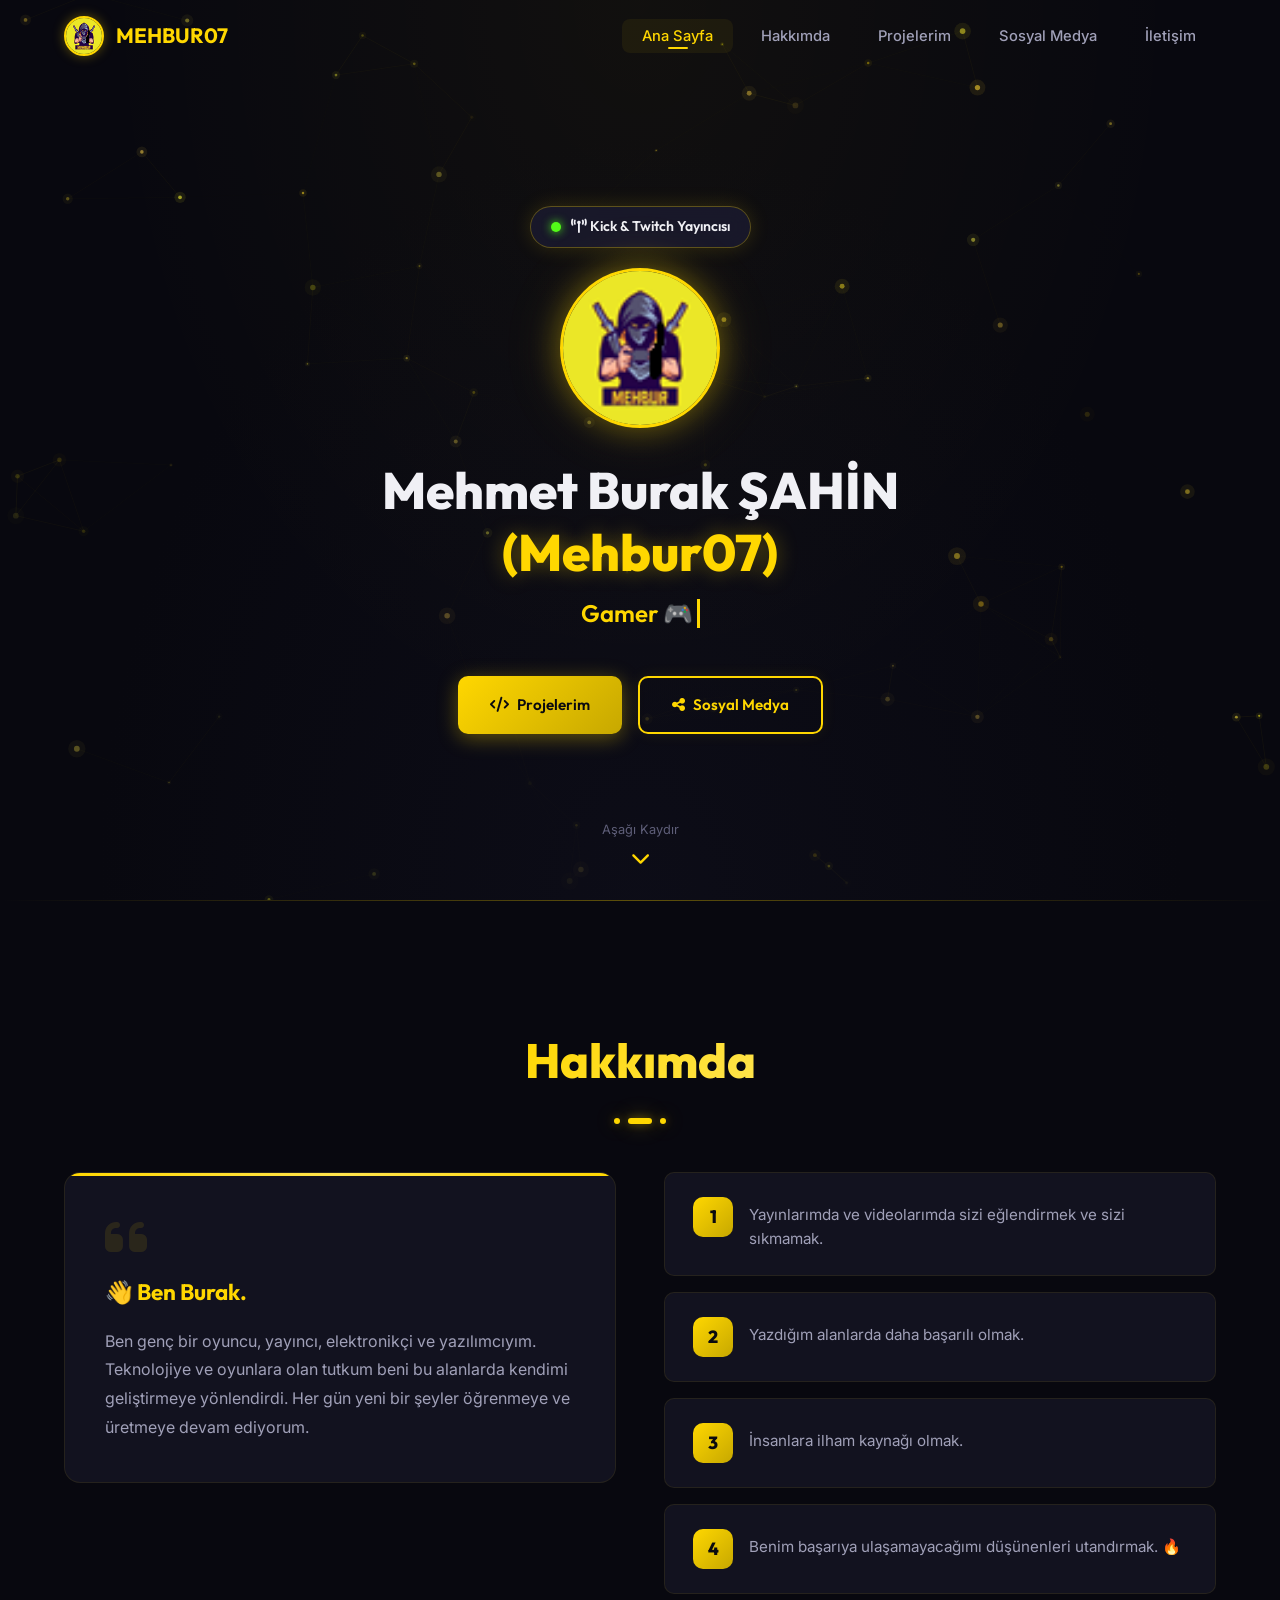
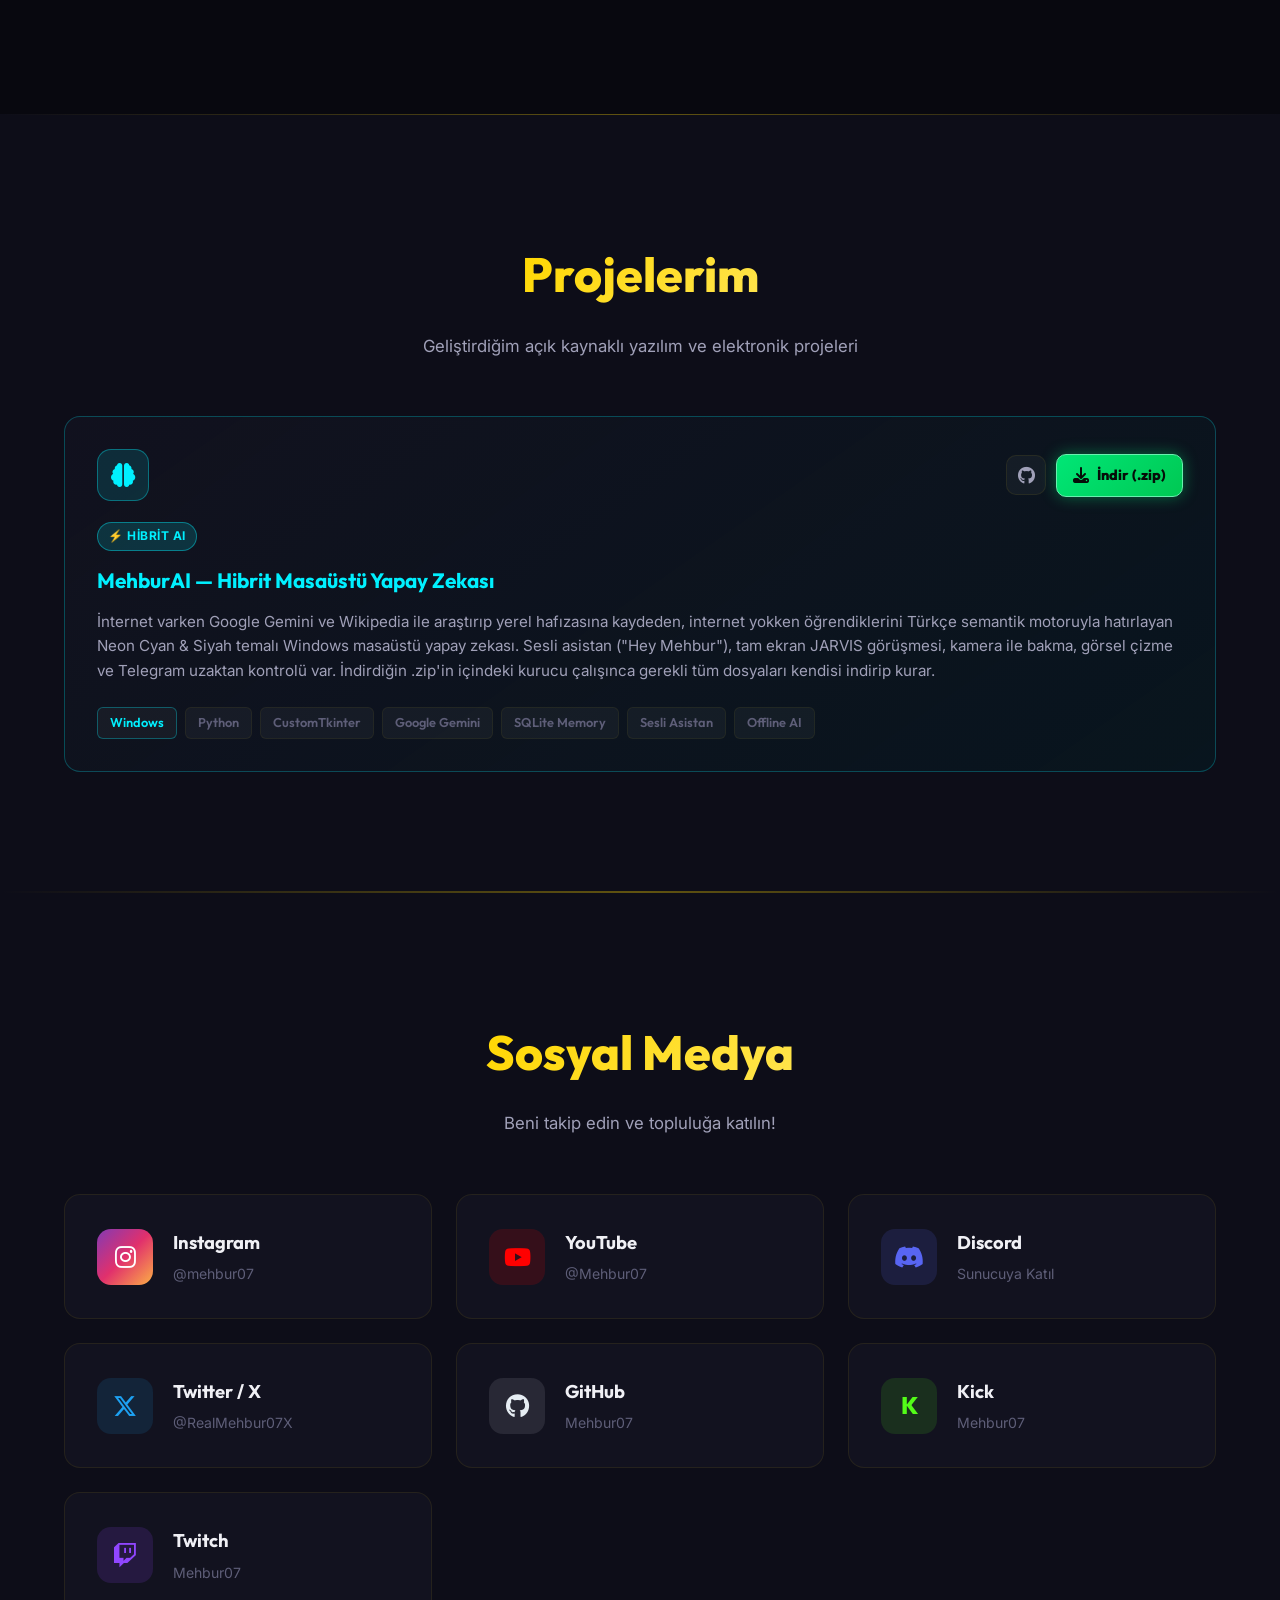
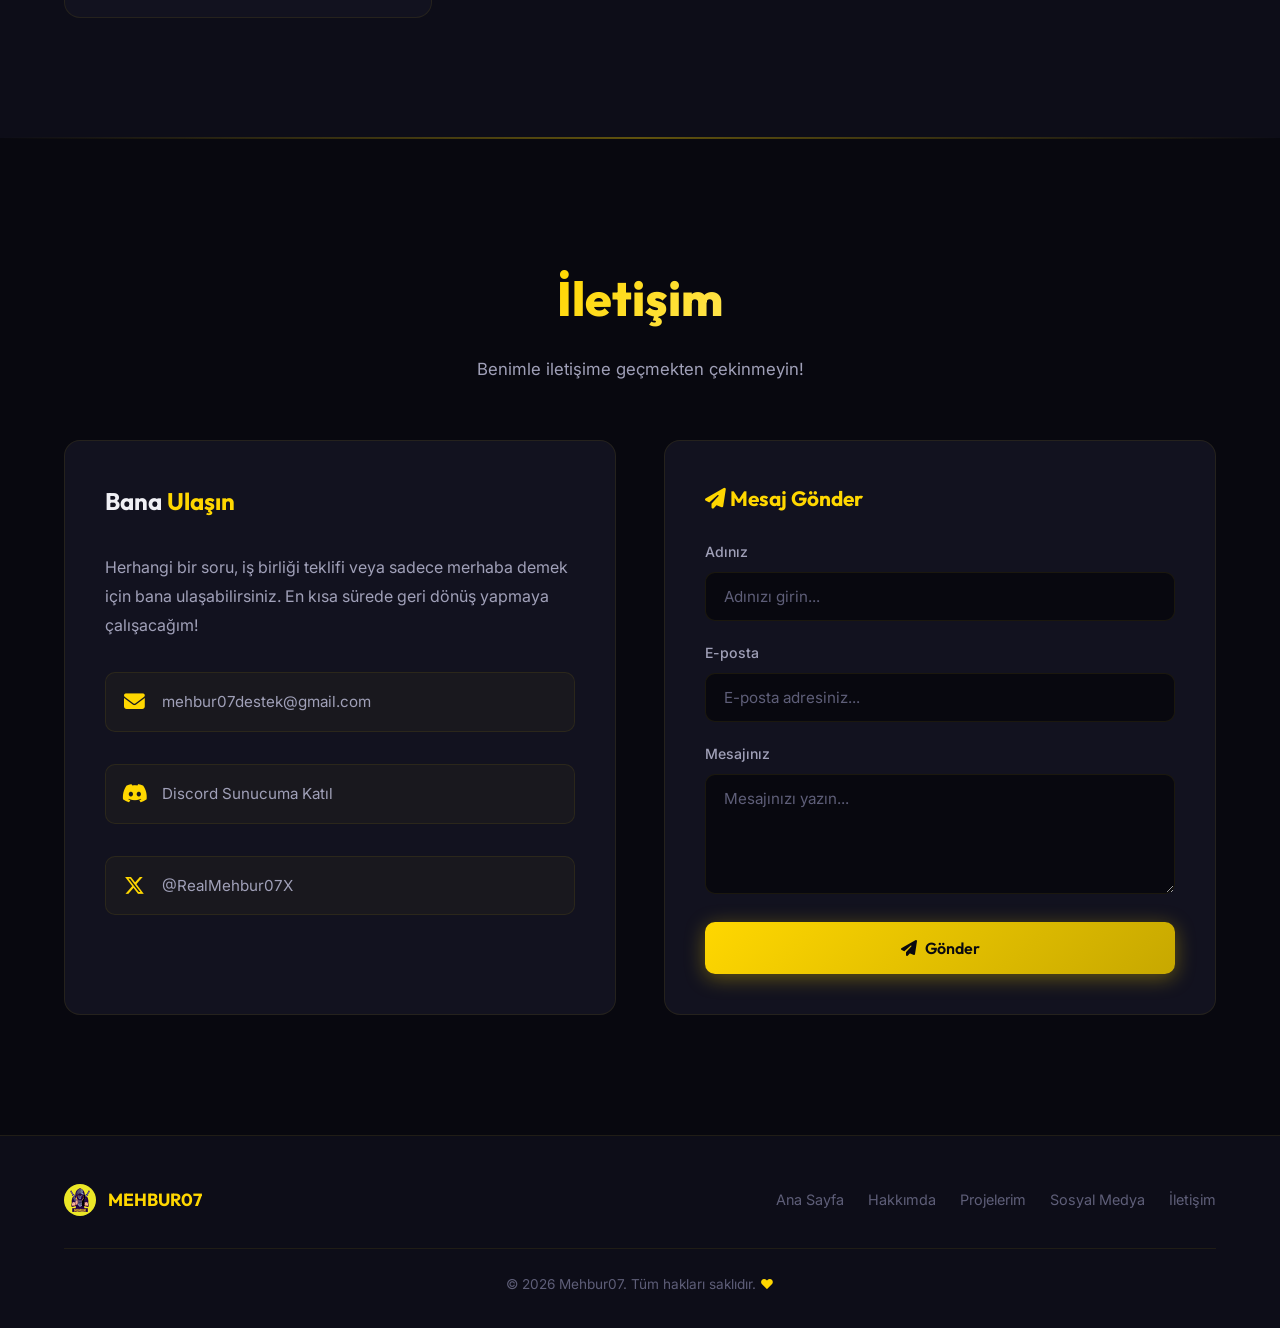
<file: index.html>
<!DOCTYPE html>
<html lang="tr">

<head>
  <meta charset="UTF-8">
  <meta name="viewport" content="width=device-width, initial-scale=1.0">
  <meta name="description"
    content="Mehbur07 - Gamer, Streamer, Electronic Technician & Software Developer. Mehmet Burak ŞAHİN'in kişisel web sitesi.">
  <meta name="keywords" content="Mehbur07, Mehmet Burak ŞAHİN, gamer, streamer, developer, yazılımcı, elektronikçi">
  <meta name="author" content="Mehmet Burak ŞAHİN">
  <meta property="og:title" content="Mehbur07 | Mehmet Burak ŞAHİN">
  <meta property="og:description" content="Gamer / Streamer / Electronic Technician / Software Developer">
  <meta property="og:type" content="website">
  <meta property="og:url" content="https://mehbur07.com">
  <title>Mehbur07 | Mehmet Burak ŞAHİN</title>
  <link rel="icon" type="image/png" href="assets/logo.png">
  <link rel="stylesheet" href="https://cdnjs.cloudflare.com/ajax/libs/font-awesome/6.5.1/css/all.min.css">
  <link rel="stylesheet" href="style.css">
</head>

<body>

  <!-- ===== NAVBAR ===== -->
  <nav class="navbar" id="navbar">
    <div class="container">
      <a href="#hero" class="nav-brand">
        <img src="assets/logo.png" alt="Mehbur07 Logo">
        <span>MEHBUR07</span>
      </a>
      <ul class="nav-links" id="navLinks">
        <li><a href="#hero" class="active">Ana Sayfa</a></li>
        <li><a href="#about">Hakkımda</a></li>
        <li><a href="#projects">Projelerim</a></li>
        <li><a href="#social">Sosyal Medya</a></li>
        <li><a href="#contact">İletişim</a></li>
      </ul>
      <div class="nav-toggle" id="navToggle">
        <span></span>
        <span></span>
        <span></span>
      </div>
    </div>
    <div class="nav-overlay" id="navOverlay"></div>
  </nav>

  <!-- ===== HERO SECTION ===== -->
  <section id="hero">
    <canvas id="particles-canvas"></canvas>
    <div class="hero-content">
      <!-- Live / Streamer Status Badge -->
      <div class="stream-badge-container">
        <a href="https://kick.com/Mehbur07" target="_blank" rel="noopener noreferrer" class="stream-badge">
          <span class="pulse-dot"></span>
          <span class="badge-text"><i class="fa-solid fa-tower-broadcast"></i> Kick & Twitch Yayıncısı</span>
        </a>
      </div>

      <img src="assets/logo.png" alt="Mehbur07 Logo" class="hero-logo">
      <h1 class="hero-name">
        Mehmet Burak ŞAHİN <span class="highlight">(Mehbur07)</span>
      </h1>
      <div class="hero-typing-wrapper">
        <span class="typing-text" id="typingText"></span>
        <span class="cursor"></span>
      </div>
      <div class="hero-buttons">
        <a href="#projects" class="btn btn-primary">
          <i class="fas fa-code"></i> Projelerim
        </a>
        <a href="#social" class="btn btn-outline">
          <i class="fas fa-share-nodes"></i> Sosyal Medya
        </a>
      </div>
    </div>
    <div class="scroll-indicator">
      <span>Aşağı Kaydır</span>
      <i class="fas fa-chevron-down"></i>
    </div>
  </section>

  <!-- ===== ABOUT SECTION ===== -->
  <section id="about">
    <div class="container">
      <h2 class="section-title reveal"><span>Hakkımda</span></h2>
      <div class="glow-separator reveal">
        <div class="dot"></div>
        <div class="dot"></div>
        <div class="dot"></div>
      </div>

      <div class="about-grid">
        <!-- About Text -->
        <div class="about-text-card reveal-left">
          <i class="fas fa-quote-left quote-icon"></i>
          <h3>👋 Ben Burak.</h3>
          <p>
            Ben genç bir oyuncu, yayıncı, elektronikçi ve yazılımcıyım.
            Teknolojiye ve oyunlara olan tutkum beni bu alanlarda kendimi geliştirmeye yönlendirdi.
            Her gün yeni bir şeyler öğrenmeye ve üretmeye devam ediyorum.
          </p>
        </div>

        <!-- Goals -->
        <div class="goals-container stagger-children">
          <div class="goal-card reveal" style="--i: 0">
            <div class="goal-number">1</div>
            <p>Yayınlarımda ve videolarımda sizi eğlendirmek ve sizi sıkmamak.</p>
          </div>
          <div class="goal-card reveal" style="--i: 1">
            <div class="goal-number">2</div>
            <p>Yazdığım alanlarda daha başarılı olmak.</p>
          </div>
          <div class="goal-card reveal" style="--i: 2">
            <div class="goal-number">3</div>
            <p>İnsanlara ilham kaynağı olmak.</p>
          </div>
          <div class="goal-card reveal" style="--i: 3">
            <div class="goal-number">4</div>
            <p>Benim başarıya ulaşamayacağımı düşünenleri utandırmak. 🔥</p>
          </div>
        </div>
      </div>
    </div>
  </section>

  <!-- ===== PROJECTS SECTION ===== -->
  <section id="projects">
    <div class="container">
      <h2 class="section-title reveal"><span>Projelerim</span></h2>
      <p class="section-subtitle reveal">Geliştirdiğim açık kaynaklı yazılım ve elektronik projeleri</p>

      <!-- Main Project Cards Grid -->
      <!-- Project 1: MehburAI Desktop Assistant -->
      <div class="project-card mehbur-ai-card reveal" style="--i: 0">
        <div class="project-header">
          <div class="project-icon">
            <i class="fa-solid fa-brain"></i>
          </div>
          <div class="project-links" style="align-items: center;">
            <a href="https://github.com/Mehbur07/MehburAI" target="_blank" rel="noopener noreferrer"
              title="GitHub Deposu" class="proj-link-btn">
              <i class="fa-brands fa-github"></i>
            </a>
            <a href="https://github.com/Mehbur07/MehburAI/releases/latest/download/MehburAI.zip" download="MehburAI.zip"
              title="Zip'in içinde yalnızca kurucu .exe var; çalışınca tüm dosyaları indirip kurar (Windows)"
              class="proj-download-btn-green">
              <i class="fa-solid fa-download"></i> İndir (.zip)
            </a>
          </div>
        </div>
        <div class="project-body">
          <div class="project-badge-tag"
            style="background: rgba(0, 240, 255, 0.15); color: #00F0FF; border-color: rgba(0, 240, 255, 0.4);">⚡ Hibrit
            AI</div>
          <h3 class="project-title" style="color: #00F0FF;">MehburAI — Hibrit Masaüstü Yapay Zekası</h3>
          <p class="project-desc">
            İnternet varken Google Gemini ve Wikipedia ile araştırıp yerel hafızasına kaydeden, internet yokken
            öğrendiklerini Türkçe semantik motoruyla hatırlayan Neon Cyan &amp; Siyah temalı Windows masaüstü yapay
            zekası. Sesli asistan ("Hey Mehbur"), tam ekran JARVIS görüşmesi, kamera ile bakma, görsel çizme ve
            Telegram uzaktan kontrolü var. İndirdiğin .zip'in içindeki kurucu çalışınca gerekli tüm dosyaları kendisi
            indirip kurar.
          </p>
          <div class="project-tags">
            <span class="tag" style="color: #00F0FF; border-color: rgba(0,240,255,0.3);">Windows</span>
            <span class="tag">Python</span>
            <span class="tag">CustomTkinter</span>
            <span class="tag">Google Gemini</span>
            <span class="tag">SQLite Memory</span>
            <span class="tag">Sesli Asistan</span>
            <span class="tag">Offline AI</span>
          </div>
        </div>
      </div>

    </div>
    </div>
  </section>

  <!-- ===== SOCIAL MEDIA SECTION ===== -->
  <section id="social">
    <div class="container">
      <h2 class="section-title reveal"><span>Sosyal Medya</span></h2>
      <p class="section-subtitle reveal">Beni takip edin ve topluluğa katılın!</p>

      <div class="social-grid stagger-children">
        <!-- Instagram -->
        <a href="https://instagram.com/mehbur07" target="_blank" rel="noopener noreferrer"
          class="social-card instagram reveal" style="--i: 0">
          <div class="social-icon instagram">
            <i class="fa-brands fa-instagram"></i>
          </div>
          <div class="social-info">
            <h3>Instagram</h3>
            <p>@mehbur07</p>
          </div>
        </a>

        <!-- YouTube -->
        <a href="https://youtube.com/@Mehbur07" target="_blank" rel="noopener noreferrer"
          class="social-card youtube reveal" style="--i: 1">
          <div class="social-icon youtube">
            <i class="fa-brands fa-youtube"></i>
          </div>
          <div class="social-info">
            <h3>YouTube</h3>
            <p>@Mehbur07</p>
          </div>
        </a>

        <!-- Discord -->
        <a href="https://discord.gg/SkQXHFP2Q" target="_blank" rel="noopener noreferrer"
          class="social-card discord reveal" style="--i: 2">
          <div class="social-icon discord">
            <i class="fa-brands fa-discord"></i>
          </div>
          <div class="social-info">
            <h3>Discord</h3>
            <p>Sunucuya Katıl</p>
          </div>
        </a>

        <!-- Twitter / X -->
        <a href="https://x.com/RealMehbur07X" target="_blank" rel="noopener noreferrer"
          class="social-card twitter reveal" style="--i: 3">
          <div class="social-icon twitter">
            <i class="fa-brands fa-x-twitter"></i>
          </div>
          <div class="social-info">
            <h3>Twitter / X</h3>
            <p>@RealMehbur07X</p>
          </div>
        </a>

        <!-- GitHub -->
        <a href="https://github.com/Mehbur07" target="_blank" rel="noopener noreferrer"
          class="social-card github reveal" style="--i: 4">
          <div class="social-icon github">
            <i class="fa-brands fa-github"></i>
          </div>
          <div class="social-info">
            <h3>GitHub</h3>
            <p>Mehbur07</p>
          </div>
        </a>

        <!-- Kick -->
        <a href="https://kick.com/Mehbur07" target="_blank" rel="noopener noreferrer" class="social-card kick reveal"
          style="--i: 5">
          <div class="social-icon kick">
            <span>K</span>
          </div>
          <div class="social-info">
            <h3>Kick</h3>
            <p>Mehbur07</p>
          </div>
        </a>

        <!-- Twitch -->
        <a href="https://twitch.tv/Mehbur07" target="_blank" rel="noopener noreferrer" class="social-card twitch reveal"
          style="--i: 6">
          <div class="social-icon twitch">
            <i class="fa-brands fa-twitch"></i>
          </div>
          <div class="social-info">
            <h3>Twitch</h3>
            <p>Mehbur07</p>
          </div>
        </a>
      </div>
    </div>
  </section>

  <!-- ===== CONTACT SECTION ===== -->
  <section id="contact">
    <div class="container">
      <h2 class="section-title reveal"><span>İletişim</span></h2>
      <p class="section-subtitle reveal">Benimle iletişime geçmekten çekinmeyin!</p>

      <div class="contact-grid">
        <!-- Contact Info -->
        <div class="contact-info-card reveal-left">
          <h3>Bana <span>Ulaşın</span></h3>
          <p>
            Herhangi bir soru, iş birliği teklifi veya sadece merhaba demek için bana ulaşabilirsiniz.
            En kısa sürede geri dönüş yapmaya çalışacağım!
          </p>
          <div class="contact-item">
            <i class="fas fa-envelope"></i>
            <span>mehbur07destek@gmail.com</span>
          </div>
          <div class="contact-item">
            <i class="fa-brands fa-discord"></i>
            <span>Discord Sunucuma Katıl</span>
          </div>
          <div class="contact-item">
            <i class="fa-brands fa-x-twitter"></i>
            <span>@RealMehbur07X</span>
          </div>
        </div>

        <!-- Contact Form -->
        <div class="contact-form-card reveal-right">
          <h3><i class="fas fa-paper-plane"></i> Mesaj Gönder</h3>
          <form id="contactForm" action="mailto:mehbur07destek@gmail.com" method="POST" enctype="text/plain">
            <div class="form-group">
              <label for="name">Adınız</label>
              <input type="text" id="name" name="name" placeholder="Adınızı girin..." required>
            </div>
            <div class="form-group">
              <label for="email">E-posta</label>
              <input type="email" id="email" name="email" placeholder="E-posta adresiniz..." required>
            </div>
            <div class="form-group">
              <label for="message">Mesajınız</label>
              <textarea id="message" name="message" placeholder="Mesajınızı yazın..." required></textarea>
            </div>
            <button type="submit" class="btn btn-primary btn-submit">
              <i class="fas fa-paper-plane"></i> Gönder
            </button>
          </form>
        </div>
      </div>
    </div>
  </section>

  <!-- ===== FOOTER ===== -->
  <footer>
    <div class="container">
      <div class="footer-content">
        <div class="footer-brand">
          <img src="assets/logo.png" alt="Mehbur07">
          <span>MEHBUR07</span>
        </div>
        <ul class="footer-links">
          <li><a href="#hero">Ana Sayfa</a></li>
          <li><a href="#about">Hakkımda</a></li>
          <li><a href="#projects">Projelerim</a></li>
          <li><a href="#social">Sosyal Medya</a></li>
          <li><a href="#contact">İletişim</a></li>
        </ul>
      </div>
      <div class="footer-bottom">
        <p>&copy; 2026 Mehbur07. Tüm hakları saklıdır. <span class="heart">&hearts;</span></p>
      </div>
    </div>
  </footer>

  <script src="script.js"></script>
</body>

</html>
</file>
<file: style.css>
/* ===================================
   MEHBUR07.COM - Design System
   Theme: Dark Purple-Black & Neon Yellow
   =================================== */

/* Google Fonts */
@import url('https://fonts.googleapis.com/css2?family=Outfit:wght@300;400;500;600;700;800;900&family=Inter:wght@300;400;500;600;700&display=swap');

/* ===== CSS Variables ===== */
:root {
  /* Backgrounds */
  --bg-primary: #08080f;
  --bg-secondary: #0d0d18;
  --bg-card: #12121f;
  --bg-card-hover: #1a1a2e;
  --bg-nav: rgba(8, 8, 15, 0.85);

  /* Accents */
  --accent: #FFD700;
  --accent-dim: #c7a800;
  --accent-bright: #ffe44d;
  --accent-glow: rgba(255, 215, 0, 0.35);
  --accent-glow-strong: rgba(255, 215, 0, 0.55);

  /* Text */
  --text: #f0f0f5;
  --text-secondary: #a0a0b8;
  --text-muted: #5e5e78;

  /* Borders */
  --border: rgba(255, 215, 0, 0.08);
  --border-hover: rgba(255, 215, 0, 0.25);

  /* Misc */
  --radius: 16px;
  --radius-sm: 10px;
  --transition: 0.35s cubic-bezier(0.4, 0, 0.2, 1);
  --font-heading: 'Outfit', sans-serif;
  --font-body: 'Inter', sans-serif;

  /* Social brand colors */
  --instagram: #E1306C;
  --youtube: #FF0000;
  --discord: #5865F2;
  --twitter: #1DA1F2;
  --github: #e6edf3;
  --kick: #53FC18;
  --twitch: #9146FF;
}

/* ===== Reset & Base ===== */
*,
*::before,
*::after {
  margin: 0;
  padding: 0;
  box-sizing: border-box;
}

html {
  scroll-behavior: smooth;
  scroll-padding-top: 80px;
}

body {
  font-family: var(--font-body);
  background: var(--bg-primary);
  color: var(--text);
  line-height: 1.7;
  overflow-x: hidden;
  -webkit-font-smoothing: antialiased;
  -moz-osx-font-smoothing: grayscale;
}

a {
  text-decoration: none;
  color: inherit;
}

img {
  max-width: 100%;
  display: block;
}

/* ===== Scrollbar ===== */
::-webkit-scrollbar {
  width: 8px;
}

::-webkit-scrollbar-track {
  background: var(--bg-primary);
}

::-webkit-scrollbar-thumb {
  background: var(--accent-dim);
  border-radius: 10px;
}

::-webkit-scrollbar-thumb:hover {
  background: var(--accent);
}

/* ===== Utility ===== */
.container {
  max-width: 1200px;
  margin: 0 auto;
  padding: 0 24px;
}

.section-title {
  font-family: var(--font-heading);
  font-size: clamp(2rem, 5vw, 3rem);
  font-weight: 800;
  text-align: center;
  margin-bottom: 16px;
  position: relative;
  display: inline-block;
  width: 100%;
}

.section-title span {
  background: linear-gradient(135deg, var(--accent), var(--accent-bright));
  -webkit-background-clip: text;
  -webkit-text-fill-color: transparent;
  background-clip: text;
}

.section-subtitle {
  text-align: center;
  color: var(--text-secondary);
  font-size: 1.05rem;
  margin-bottom: 56px;
  max-width: 600px;
  margin-left: auto;
  margin-right: auto;
}

/* Glow dot separator */
.glow-separator {
  display: flex;
  justify-content: center;
  gap: 8px;
  margin-bottom: 48px;
}

.glow-separator .dot {
  width: 6px;
  height: 6px;
  border-radius: 50%;
  background: var(--accent);
  box-shadow: 0 0 8px var(--accent-glow), 0 0 20px var(--accent-glow);
}

.glow-separator .dot:nth-child(2) {
  width: 24px;
  border-radius: 10px;
}

/* ===== NAVBAR ===== */
.navbar {
  position: fixed;
  top: 0;
  left: 0;
  right: 0;
  z-index: 1000;
  padding: 16px 0;
  background: transparent;
  transition: var(--transition);
}

.navbar.scrolled {
  background: var(--bg-nav);
  backdrop-filter: blur(20px);
  -webkit-backdrop-filter: blur(20px);
  border-bottom: 1px solid var(--border);
  padding: 10px 0;
  box-shadow: 0 4px 30px rgba(0, 0, 0, 0.3);
}

.navbar .container {
  display: flex;
  align-items: center;
  justify-content: space-between;
}

.nav-brand {
  display: flex;
  align-items: center;
  gap: 12px;
  font-family: var(--font-heading);
  font-weight: 700;
  font-size: 1.3rem;
  color: var(--accent);
  transition: var(--transition);
}

.nav-brand img {
  width: 40px;
  height: 40px;
  border-radius: 50%;
  border: 2px solid var(--accent);
  box-shadow: 0 0 12px var(--accent-glow);
}

.nav-brand:hover {
  text-shadow: 0 0 15px var(--accent-glow);
}

.nav-links {
  display: flex;
  list-style: none;
  gap: 8px;
}

.nav-links a {
  padding: 8px 20px;
  font-size: 0.92rem;
  font-weight: 500;
  color: var(--text-secondary);
  border-radius: 8px;
  transition: var(--transition);
  position: relative;
}

.nav-links a:hover,
.nav-links a.active {
  color: var(--accent);
  background: rgba(255, 215, 0, 0.06);
}

.nav-links a::after {
  content: '';
  position: absolute;
  bottom: 4px;
  left: 50%;
  transform: translateX(-50%) scaleX(0);
  width: 20px;
  height: 2px;
  background: var(--accent);
  border-radius: 2px;
  transition: transform 0.3s ease;
}

.nav-links a:hover::after,
.nav-links a.active::after {
  transform: translateX(-50%) scaleX(1);
}

/* Hamburger */
.nav-toggle {
  display: none;
  flex-direction: column;
  gap: 5px;
  cursor: pointer;
  padding: 4px;
  z-index: 1001;
}

.nav-toggle span {
  width: 26px;
  height: 2.5px;
  background: var(--accent);
  border-radius: 2px;
  transition: var(--transition);
}

.nav-toggle.active span:nth-child(1) {
  transform: rotate(45deg) translate(5px, 5px);
}

.nav-toggle.active span:nth-child(2) {
  opacity: 0;
}

.nav-toggle.active span:nth-child(3) {
  transform: rotate(-45deg) translate(5px, -5px);
}

/* ===== HERO SECTION ===== */
#hero {
  min-height: 100vh;
  display: flex;
  align-items: center;
  justify-content: center;
  position: relative;
  overflow: hidden;
  padding: 120px 24px 80px;
}

#particles-canvas {
  position: absolute;
  top: 0;
  left: 0;
  width: 100%;
  height: 100%;
  z-index: 0;
}

/* Hero gradient overlay */
#hero::before {
  content: '';
  position: absolute;
  top: 0;
  left: 0;
  right: 0;
  bottom: 0;
  background: radial-gradient(ellipse at center top, rgba(255, 215, 0, 0.04) 0%, transparent 60%),
    radial-gradient(ellipse at center bottom, rgba(13, 13, 24, 0.9) 0%, transparent 60%);
  z-index: 1;
  pointer-events: none;
}

.hero-content {
  text-align: center;
  z-index: 2;
  position: relative;
  max-width: 800px;
}

/* Streamer / Live Status Badge */
.stream-badge-container {
  display: flex;
  justify-content: center;
  margin-bottom: 20px;
}

.stream-badge {
  display: inline-flex;
  align-items: center;
  gap: 10px;
  background: rgba(26, 26, 46, 0.85);
  border: 1px solid rgba(255, 215, 0, 0.3);
  padding: 8px 20px;
  border-radius: 30px;
  font-family: var(--font-heading);
  font-size: 0.88rem;
  font-weight: 600;
  color: var(--text);
  box-shadow: 0 0 20px rgba(255, 215, 0, 0.15);
  transition: var(--transition);
  backdrop-filter: blur(10px);
}

.stream-badge:hover {
  transform: translateY(-2px);
  border-color: var(--accent);
  box-shadow: 0 0 25px var(--accent-glow-strong);
  color: var(--accent);
}

.pulse-dot {
  width: 10px;
  height: 10px;
  border-radius: 50%;
  background: #53FC18;
  /* Kick green / live pulse */
  box-shadow: 0 0 10px #53FC18;
  animation: livePulse 1.8s infinite;
}

@keyframes livePulse {
  0% {
    transform: scale(0.95);
    box-shadow: 0 0 0 0 rgba(83, 252, 24, 0.7);
  }

  70% {
    transform: scale(1.1);
    box-shadow: 0 0 0 10px rgba(83, 252, 24, 0);
  }

  100% {
    transform: scale(0.95);
    box-shadow: 0 0 0 0 rgba(83, 252, 24, 0);
  }
}

.hero-logo {
  width: 160px;
  height: 160px;
  margin: 0 auto 32px;
  border-radius: 50%;
  border: 3px solid var(--accent);
  box-shadow: 0 0 30px var(--accent-glow), 0 0 60px rgba(255, 215, 0, 0.15);
  animation: float 4s ease-in-out infinite, logoGlow 3s ease-in-out infinite alternate;
  object-fit: cover;
}

@keyframes float {

  0%,
  100% {
    transform: translateY(0);
  }

  50% {
    transform: translateY(-14px);
  }
}

@keyframes logoGlow {
  0% {
    box-shadow: 0 0 20px var(--accent-glow), 0 0 40px rgba(255, 215, 0, 0.1);
  }

  100% {
    box-shadow: 0 0 35px var(--accent-glow-strong), 0 0 70px rgba(255, 215, 0, 0.2);
  }
}

.hero-name {
  font-family: var(--font-heading);
  font-size: clamp(1.8rem, 5vw, 3.2rem);
  font-weight: 800;
  margin-bottom: 8px;
  line-height: 1.2;
}

.hero-name .highlight {
  color: var(--accent);
  text-shadow: 0 0 20px var(--accent-glow);
}

.hero-typing-wrapper {
  font-family: var(--font-heading);
  font-size: clamp(1rem, 3vw, 1.5rem);
  color: var(--text-secondary);
  margin-bottom: 40px;
  min-height: 45px;
  display: flex;
  align-items: center;
  justify-content: center;
  gap: 2px;
}

.typing-text {
  color: var(--accent);
  font-weight: 600;
}

.cursor {
  display: inline-block;
  width: 3px;
  height: 1.2em;
  background: var(--accent);
  margin-left: 2px;
  animation: blink 0.8s step-end infinite;
  vertical-align: middle;
}

@keyframes blink {
  50% {
    opacity: 0;
  }
}

.hero-buttons {
  display: flex;
  gap: 16px;
  justify-content: center;
  flex-wrap: wrap;
}

.btn {
  display: inline-flex;
  align-items: center;
  gap: 8px;
  padding: 14px 32px;
  border-radius: var(--radius-sm);
  font-family: var(--font-heading);
  font-weight: 600;
  font-size: 0.95rem;
  transition: var(--transition);
  cursor: pointer;
  border: none;
}

.btn-primary {
  background: linear-gradient(135deg, var(--accent), var(--accent-dim));
  color: #0a0a0f;
  box-shadow: 0 4px 20px var(--accent-glow);
}

.btn-primary:hover {
  transform: translateY(-3px);
  box-shadow: 0 8px 35px var(--accent-glow-strong);
}

.btn-outline {
  background: transparent;
  color: var(--accent);
  border: 2px solid var(--accent);
  box-shadow: 0 0 15px rgba(255, 215, 0, 0.08);
}

.btn-outline:hover {
  background: rgba(255, 215, 0, 0.08);
  transform: translateY(-3px);
  box-shadow: 0 0 25px var(--accent-glow);
}

/* Scroll indicator */
.scroll-indicator {
  position: absolute;
  bottom: 32px;
  left: 50%;
  transform: translateX(-50%);
  z-index: 2;
  display: flex;
  flex-direction: column;
  align-items: center;
  gap: 8px;
  color: var(--text-muted);
  font-size: 0.8rem;
  animation: scrollBounce 2s ease-in-out infinite;
}

.scroll-indicator i {
  font-size: 1.2rem;
  color: var(--accent);
}

@keyframes scrollBounce {

  0%,
  100% {
    transform: translateX(-50%) translateY(0);
  }

  50% {
    transform: translateX(-50%) translateY(8px);
  }
}

/* ===== ABOUT SECTION ===== */
#about {
  padding: 120px 0;
  position: relative;
}

#about::before {
  content: '';
  position: absolute;
  top: 0;
  left: 0;
  right: 0;
  height: 1px;
  background: linear-gradient(90deg, transparent, var(--accent-glow), transparent);
}

.about-grid {
  display: grid;
  grid-template-columns: 1fr 1fr;
  gap: 48px;
  align-items: start;
}

.about-text-card {
  background: var(--bg-card);
  border: 1px solid var(--border);
  border-radius: var(--radius);
  padding: 40px;
  position: relative;
  overflow: hidden;
  transition: var(--transition);
}

.about-text-card:hover {
  border-color: var(--border-hover);
  box-shadow: 0 8px 40px rgba(255, 215, 0, 0.05);
}

.about-text-card::before {
  content: '';
  position: absolute;
  top: 0;
  left: 0;
  right: 0;
  height: 3px;
  background: linear-gradient(90deg, var(--accent), var(--accent-bright), var(--accent));
}

.about-text-card h3 {
  font-family: var(--font-heading);
  font-size: 1.4rem;
  font-weight: 700;
  margin-bottom: 16px;
  color: var(--accent);
}

.about-text-card p {
  color: var(--text-secondary);
  font-size: 1rem;
  line-height: 1.8;
}

.about-text-card .quote-icon {
  font-size: 3rem;
  color: rgba(255, 215, 0, 0.1);
  margin-bottom: 12px;
}

.goals-container {
  display: flex;
  flex-direction: column;
  gap: 16px;
}

.goal-card {
  background: var(--bg-card);
  border: 1px solid var(--border);
  border-radius: var(--radius-sm);
  padding: 24px 28px;
  display: flex;
  align-items: flex-start;
  gap: 16px;
  transition: var(--transition);
  position: relative;
  overflow: hidden;
}

.goal-card:hover {
  border-color: var(--border-hover);
  transform: translateX(6px);
  background: var(--bg-card-hover);
}

.goal-card::before {
  content: '';
  position: absolute;
  left: 0;
  top: 0;
  bottom: 0;
  width: 3px;
  background: var(--accent);
  transform: scaleY(0);
  transition: transform 0.4s ease;
}

.goal-card:hover::before {
  transform: scaleY(1);
}

.goal-number {
  flex-shrink: 0;
  width: 40px;
  height: 40px;
  background: linear-gradient(135deg, var(--accent), var(--accent-dim));
  color: #0a0a0f;
  border-radius: 10px;
  display: flex;
  align-items: center;
  justify-content: center;
  font-family: var(--font-heading);
  font-weight: 800;
  font-size: 1.1rem;
}

.goal-card p {
  color: var(--text-secondary);
  font-size: 0.95rem;
  line-height: 1.6;
  padding-top: 6px;
}

/* ===== PROJECTS SECTION ===== */
#projects {
  padding: 120px 0;
  position: relative;
  background: var(--bg-secondary);
}

#projects::before,
#projects::after {
  content: '';
  position: absolute;
  left: 0;
  right: 0;
  height: 1px;
  background: linear-gradient(90deg, transparent, var(--accent-glow), transparent);
}

#projects::before {
  top: 0;
}

#projects::after {
  bottom: 0;
}

.projects-grid {
  display: grid;
  grid-template-columns: repeat(auto-fit, minmax(320px, 1fr));
  gap: 32px;
  margin-bottom: 64px;
}

.project-card {
  background: var(--bg-card);
  border: 1px solid var(--border);
  border-radius: var(--radius);
  padding: 32px;
  display: flex;
  flex-direction: column;
  justify-content: space-between;
  transition: var(--transition);
  position: relative;
  overflow: hidden;
}

.project-card:hover {
  transform: translateY(-8px);
  border-color: var(--border-hover);
  box-shadow: 0 12px 40px rgba(255, 215, 0, 0.08);
}

.project-card::before {
  content: '';
  position: absolute;
  top: 0;
  left: 0;
  right: 0;
  height: 3px;
  background: linear-gradient(90deg, var(--accent), var(--accent-bright));
  opacity: 0;
  transition: opacity 0.4s ease;
}

.project-card:hover::before {
  opacity: 1;
}

.project-header {
  display: flex;
  align-items: center;
  justify-content: space-between;
  margin-bottom: 20px;
}

.project-icon {
  width: 52px;
  height: 52px;
  background: rgba(255, 215, 0, 0.1);
  border: 1px solid rgba(255, 215, 0, 0.2);
  color: var(--accent);
  border-radius: 14px;
  display: flex;
  align-items: center;
  justify-content: center;
  font-size: 1.5rem;
  transition: var(--transition);
}

.project-card:hover .project-icon {
  transform: scale(1.1) rotate(5deg);
  background: linear-gradient(135deg, var(--accent), var(--accent-dim));
  color: #0a0a0f;
  box-shadow: 0 0 20px var(--accent-glow);
}

.project-links {
  display: flex;
  gap: 10px;
}

.proj-link-btn {
  width: 40px;
  height: 40px;
  background: rgba(255, 255, 255, 0.04);
  border: 1px solid var(--border);
  border-radius: 10px;
  display: flex;
  align-items: center;
  justify-content: center;
  color: var(--text-secondary);
  font-size: 1.1rem;
  transition: var(--transition);
}

.proj-link-btn:hover {
  color: var(--accent);
  border-color: var(--accent);
  background: rgba(255, 215, 0, 0.1);
  transform: translateY(-2px);
}

.project-badge-tag {
  display: inline-block;
  font-size: 0.75rem;
  font-weight: 700;
  color: var(--accent);
  background: rgba(255, 215, 0, 0.1);
  border: 1px solid rgba(255, 215, 0, 0.2);
  padding: 3px 10px;
  border-radius: 20px;
  margin-bottom: 12px;
  text-transform: uppercase;
  letter-spacing: 0.5px;
}

.project-title {
  font-family: var(--font-heading);
  font-size: 1.3rem;
  font-weight: 700;
  margin-bottom: 12px;
  color: var(--text);
  transition: var(--transition);
}

.project-card:hover .project-title {
  color: var(--accent);
}

.project-desc {
  color: var(--text-secondary);
  font-size: 0.95rem;
  line-height: 1.6;
  margin-bottom: 24px;
}

.project-tags {
  display: flex;
  flex-wrap: wrap;
  gap: 8px;
  margin-top: auto;
}

.tag {
  font-size: 0.8rem;
  font-family: var(--font-heading);
  font-weight: 600;
  padding: 4px 12px;
  background: rgba(255, 255, 255, 0.04);
  border: 1px solid rgba(255, 215, 0, 0.06);
  border-radius: 6px;
  color: var(--text-muted);
  transition: var(--transition);
}

.project-card:hover .tag {
  border-color: rgba(255, 215, 0, 0.2);
  color: var(--text-secondary);
}

/* ===== MEHBUR AI CARD & GREEN DOWNLOAD BUTTON ===== */
.project-card.mehbur-ai-card {
  border-color: rgba(0, 240, 255, 0.25);
  background: linear-gradient(145deg, rgba(18, 18, 31, 0.95), rgba(7, 24, 32, 0.75));
  position: relative;
  overflow: hidden;
}

.project-card.mehbur-ai-card::before {
  content: '';
  position: absolute;
  top: 0;
  left: 0;
  right: 0;
  height: 2px;
  background: linear-gradient(90deg, #00F0FF, #00E676, #008B99);
}

.project-card.mehbur-ai-card:hover {
  border-color: #00F0FF;
  box-shadow: 0 10px 40px rgba(0, 240, 255, 0.25);
}

.project-card.mehbur-ai-card .project-icon {
  background: rgba(0, 240, 255, 0.12);
  color: #00F0FF;
  border: 1px solid rgba(0, 240, 255, 0.35);
}

.project-card.mehbur-ai-card:hover .project-icon {
  background: linear-gradient(135deg, #00F0FF, #008B99);
  color: #05070a;
  box-shadow: 0 0 22px rgba(0, 240, 255, 0.55);
}

.proj-download-btn-green {
  display: inline-flex;
  align-items: center;
  gap: 8px;
  padding: 8px 16px;
  background: linear-gradient(135deg, #00E676, #00C853);
  color: #050d08 !important;
  font-family: var(--font-heading);
  font-size: 0.9rem;
  font-weight: 800;
  border-radius: 10px;
  border: 1px solid #69F0AE;
  box-shadow: 0 0 15px rgba(0, 230, 118, 0.4);
  transition: var(--transition);
  text-decoration: none;
  cursor: pointer;
}

.proj-download-btn-green:hover {
  background: linear-gradient(135deg, #69F0AE, #00E676);
  color: #000 !important;
  box-shadow: 0 0 25px rgba(0, 230, 118, 0.75);
  transform: translateY(-2px) scale(1.03);
}

.proj-download-btn-green i {
  font-size: 1rem;
  animation: bounceDown 1.6s infinite ease-in-out;
}

@keyframes bounceDown {

  0%,
  100% {
    transform: translateY(0);
  }

  50% {
    transform: translateY(3px);
  }
}

/* ===== ONGOING PROJECTS / PHASE ROADMAP ===== */
.ongoing-projects-wrapper {
  background: var(--bg-card);
  border: 1px solid var(--border);
  border-radius: var(--radius);
  padding: 40px;
  position: relative;
  overflow: hidden;
}

.ongoing-projects-wrapper::before {
  content: '';
  position: absolute;
  top: 0;
  left: 0;
  right: 0;
  height: 3px;
  background: linear-gradient(90deg, #53FC18, var(--accent), #9146FF);
}

.ongoing-header {
  display: flex;
  align-items: center;
  justify-content: space-between;
  flex-wrap: wrap;
  gap: 20px;
  margin-bottom: 32px;
  padding-bottom: 24px;
  border-bottom: 1px solid var(--border);
}

.ongoing-title-box {
  display: flex;
  align-items: center;
  gap: 12px;
}

.ongoing-title-box h3 {
  font-family: var(--font-heading);
  font-size: 1.4rem;
  font-weight: 700;
  color: var(--text);
}

.ongoing-title-box h3 i {
  color: var(--accent);
  margin-right: 6px;
}

.pulse-indicator {
  width: 12px;
  height: 12px;
  border-radius: 50%;
  background: #53FC18;
  box-shadow: 0 0 10px #53FC18;
  animation: livePulse 1.8s infinite;
}

.btn-sm {
  padding: 8px 18px;
  font-size: 0.85rem;
}

.phase-tracker-card {
  display: flex;
  flex-direction: column;
  gap: 28px;
}

.phase-card-top {
  display: flex;
  align-items: center;
  justify-content: space-between;
  flex-wrap: wrap;
  gap: 16px;
}

.phase-card-top h4 {
  font-family: var(--font-heading);
  font-size: 1.15rem;
  font-weight: 700;
  color: var(--accent);
  margin-bottom: 4px;
}

.phase-card-top p {
  color: var(--text-muted);
  font-size: 0.9rem;
}

.status-badge {
  display: inline-flex;
  align-items: center;
  gap: 6px;
  padding: 6px 14px;
  border-radius: 20px;
  font-family: var(--font-heading);
  font-size: 0.82rem;
  font-weight: 700;
}

.status-badge.active {
  background: rgba(83, 252, 24, 0.12);
  border: 1px solid rgba(83, 252, 24, 0.3);
  color: #53FC18;
}

/* Timeline */
.phases-timeline {
  display: flex;
  flex-direction: column;
  gap: 20px;
  position: relative;
  padding-left: 32px;
}

.phases-timeline::before {
  content: '';
  position: absolute;
  left: 15px;
  top: 10px;
  bottom: 10px;
  width: 2px;
  background: var(--border);
}

.phase-item {
  position: relative;
}

.phase-marker {
  position: absolute;
  left: -32px;
  top: 4px;
  width: 32px;
  height: 32px;
  border-radius: 50%;
  background: var(--bg-card);
  border: 2px solid var(--border);
  display: flex;
  align-items: center;
  justify-content: center;
  font-size: 0.85rem;
  color: var(--text-muted);
  z-index: 1;
}

.phase-item.completed .phase-marker {
  background: #53FC18;
  border-color: #53FC18;
  color: #0a0a0f;
  box-shadow: 0 0 12px rgba(83, 252, 24, 0.4);
}

.phase-item.in-progress .phase-marker {
  background: var(--accent);
  border-color: var(--accent);
  color: #0a0a0f;
  box-shadow: 0 0 15px var(--accent-glow);
}

.phase-info {
  background: rgba(255, 255, 255, 0.02);
  border: 1px solid var(--border);
  border-radius: var(--radius-sm);
  padding: 16px 20px;
  transition: var(--transition);
}

.phase-item:hover .phase-info {
  background: rgba(255, 215, 0, 0.03);
  border-color: var(--border-hover);
}

.phase-head {
  display: flex;
  align-items: center;
  justify-content: space-between;
  flex-wrap: wrap;
  gap: 8px;
  margin-bottom: 6px;
}

.phase-head h5 {
  font-family: var(--font-heading);
  font-size: 1rem;
  font-weight: 700;
  color: var(--text);
}

.phase-tag {
  font-size: 0.75rem;
  font-weight: 700;
  padding: 2px 10px;
  border-radius: 12px;
  text-transform: uppercase;
}

.phase-tag.done {
  background: rgba(83, 252, 24, 0.15);
  color: #53FC18;
  border: 1px solid rgba(83, 252, 24, 0.3);
}

.phase-tag.current {
  background: rgba(255, 215, 0, 0.15);
  color: var(--accent);
  border: 1px solid rgba(255, 215, 0, 0.3);
}

.phase-info p {
  color: var(--text-secondary);
  font-size: 0.88rem;
  line-height: 1.5;
}

/* ===== SOCIAL MEDIA SECTION ===== */
#social {
  padding: 120px 0;
  position: relative;
  background: var(--bg-secondary);
}

#social::before,
#social::after {
  content: '';
  position: absolute;
  left: 0;
  right: 0;
  height: 1px;
  background: linear-gradient(90deg, transparent, var(--accent-glow), transparent);
}

#social::before {
  top: 0;
}

#social::after {
  bottom: 0;
}

.social-grid {
  display: grid;
  grid-template-columns: repeat(auto-fit, minmax(280px, 1fr));
  gap: 24px;
}

.social-card {
  background: var(--bg-card);
  border: 1px solid var(--border);
  border-radius: var(--radius);
  padding: 32px;
  display: flex;
  align-items: center;
  gap: 20px;
  transition: var(--transition);
  cursor: pointer;
  position: relative;
  overflow: hidden;
  text-decoration: none;
}

.social-card::before {
  content: '';
  position: absolute;
  top: 0;
  left: 0;
  right: 0;
  bottom: 0;
  opacity: 0;
  transition: opacity 0.4s ease;
  border-radius: var(--radius);
}

.social-card:hover {
  transform: translateY(-6px);
  border-color: transparent;
}

.social-card:hover::before {
  opacity: 1;
}

/* Brand-specific hover effects */
.social-card.instagram::before {
  background: linear-gradient(135deg, rgba(131, 58, 180, 0.12), rgba(225, 48, 108, 0.12), rgba(252, 175, 69, 0.12));
}

.social-card.instagram:hover {
  box-shadow: 0 8px 30px rgba(225, 48, 108, 0.2);
}

.social-card.youtube::before {
  background: rgba(255, 0, 0, 0.08);
}

.social-card.youtube:hover {
  box-shadow: 0 8px 30px rgba(255, 0, 0, 0.2);
}

.social-card.discord::before {
  background: rgba(88, 101, 242, 0.1);
}

.social-card.discord:hover {
  box-shadow: 0 8px 30px rgba(88, 101, 242, 0.2);
}

.social-card.twitter::before {
  background: rgba(29, 161, 242, 0.08);
}

.social-card.twitter:hover {
  box-shadow: 0 8px 30px rgba(29, 161, 242, 0.2);
}

.social-card.github::before {
  background: rgba(230, 237, 243, 0.06);
}

.social-card.github:hover {
  box-shadow: 0 8px 30px rgba(230, 237, 243, 0.1);
}

.social-card.kick::before {
  background: rgba(83, 252, 24, 0.08);
}

.social-card.kick:hover {
  box-shadow: 0 8px 30px rgba(83, 252, 24, 0.2);
}

.social-card.twitch::before {
  background: rgba(145, 70, 255, 0.1);
}

.social-card.twitch:hover {
  box-shadow: 0 8px 30px rgba(145, 70, 255, 0.2);
}

.social-icon {
  width: 56px;
  height: 56px;
  border-radius: 14px;
  display: flex;
  align-items: center;
  justify-content: center;
  font-size: 1.5rem;
  flex-shrink: 0;
  transition: var(--transition);
}

.social-card:hover .social-icon {
  transform: scale(1.1);
}

.social-icon.instagram {
  background: linear-gradient(135deg, #833AB4, #E1306C, #FCAF45);
  color: #fff;
}

.social-icon.youtube {
  background: rgba(255, 0, 0, 0.15);
  color: var(--youtube);
}

.social-icon.discord {
  background: rgba(88, 101, 242, 0.15);
  color: var(--discord);
}

.social-icon.twitter {
  background: rgba(29, 161, 242, 0.12);
  color: var(--twitter);
}

.social-icon.github {
  background: rgba(230, 237, 243, 0.1);
  color: var(--github);
}

.social-icon.kick {
  background: rgba(83, 252, 24, 0.12);
  color: var(--kick);
  font-weight: 800;
  font-family: var(--font-heading);
}

.social-icon.twitch {
  background: rgba(145, 70, 255, 0.15);
  color: var(--twitch);
}

.social-info h3 {
  font-family: var(--font-heading);
  font-size: 1.15rem;
  font-weight: 700;
  margin-bottom: 4px;
}

.social-info p {
  color: var(--text-muted);
  font-size: 0.88rem;
}

.social-card:hover .social-info h3 {
  color: var(--accent);
}

/* ===== CONTACT SECTION ===== */
#contact {
  padding: 120px 0;
  position: relative;
}

#contact::before {
  content: '';
  position: absolute;
  top: 0;
  left: 0;
  right: 0;
  height: 1px;
  background: linear-gradient(90deg, transparent, var(--accent-glow), transparent);
}

.contact-grid {
  display: grid;
  grid-template-columns: 1fr 1fr;
  gap: 48px;
}

.contact-info-card {
  background: var(--bg-card);
  border: 1px solid var(--border);
  border-radius: var(--radius);
  padding: 40px;
  display: flex;
  flex-direction: column;
  gap: 32px;
}

.contact-info-card h3 {
  font-family: var(--font-heading);
  font-size: 1.5rem;
  font-weight: 700;
}

.contact-info-card h3 span {
  color: var(--accent);
}

.contact-info-card>p {
  color: var(--text-secondary);
  line-height: 1.8;
}

.contact-item {
  display: flex;
  align-items: center;
  gap: 16px;
  padding: 16px;
  background: rgba(255, 215, 0, 0.03);
  border: 1px solid var(--border);
  border-radius: var(--radius-sm);
  transition: var(--transition);
}

.contact-item:hover {
  border-color: var(--border-hover);
  background: rgba(255, 215, 0, 0.06);
}

.contact-item i {
  font-size: 1.3rem;
  color: var(--accent);
  width: 24px;
  text-align: center;
}

.contact-item span {
  color: var(--text-secondary);
  font-size: 0.95rem;
}

.contact-form-card {
  background: var(--bg-card);
  border: 1px solid var(--border);
  border-radius: var(--radius);
  padding: 40px;
}

.contact-form-card h3 {
  font-family: var(--font-heading);
  font-size: 1.3rem;
  font-weight: 700;
  margin-bottom: 24px;
  color: var(--accent);
}

.form-group {
  margin-bottom: 20px;
}

.form-group label {
  display: block;
  font-size: 0.88rem;
  font-weight: 500;
  color: var(--text-secondary);
  margin-bottom: 8px;
}

.form-group input,
.form-group textarea {
  width: 100%;
  padding: 14px 18px;
  background: var(--bg-primary);
  border: 1px solid var(--border);
  border-radius: var(--radius-sm);
  color: var(--text);
  font-family: var(--font-body);
  font-size: 0.95rem;
  transition: var(--transition);
  outline: none;
  resize: vertical;
}

.form-group input:focus,
.form-group textarea:focus {
  border-color: var(--accent);
  box-shadow: 0 0 20px rgba(255, 215, 0, 0.08);
}

.form-group input::placeholder,
.form-group textarea::placeholder {
  color: var(--text-muted);
}

.form-group textarea {
  min-height: 120px;
}

.btn-submit {
  width: 100%;
  padding: 16px;
  justify-content: center;
  font-size: 1rem;
}

/* ===== FOOTER ===== */
footer {
  background: var(--bg-secondary);
  border-top: 1px solid var(--border);
  padding: 48px 0 32px;
}

.footer-content {
  display: flex;
  align-items: center;
  justify-content: space-between;
  flex-wrap: wrap;
  gap: 20px;
}

.footer-brand {
  display: flex;
  align-items: center;
  gap: 12px;
  font-family: var(--font-heading);
  font-weight: 700;
  font-size: 1.1rem;
  color: var(--accent);
}

.footer-brand img {
  width: 32px;
  height: 32px;
  border-radius: 50%;
}

.footer-links {
  display: flex;
  gap: 24px;
  list-style: none;
}

.footer-links a {
  color: var(--text-muted);
  font-size: 0.9rem;
  transition: var(--transition);
}

.footer-links a:hover {
  color: var(--accent);
}

.footer-bottom {
  text-align: center;
  margin-top: 32px;
  padding-top: 24px;
  border-top: 1px solid var(--border);
  color: var(--text-muted);
  font-size: 0.85rem;
}

.footer-bottom .heart {
  color: var(--accent);
}

/* ===== SCROLL REVEAL ANIMATIONS ===== */
.reveal {
  opacity: 0;
  transform: translateY(40px);
  transition: opacity 0.8s ease, transform 0.8s ease;
}

.reveal.revealed {
  opacity: 1;
  transform: translateY(0);
}

.reveal-left {
  opacity: 0;
  transform: translateX(-40px);
  transition: opacity 0.8s ease, transform 0.8s ease;
}

.reveal-left.revealed {
  opacity: 1;
  transform: translateX(0);
}

.reveal-right {
  opacity: 0;
  transform: translateX(40px);
  transition: opacity 0.8s ease, transform 0.8s ease;
}

.reveal-right.revealed {
  opacity: 1;
  transform: translateX(0);
}

/* Stagger children animations */
.stagger-children .reveal {
  transition-delay: calc(var(--i, 0) * 0.1s);
}

/* ===== HERO ENTRANCE ANIMATIONS ===== */
.hero-content .hero-logo {
  animation: float 4s ease-in-out infinite, logoGlow 3s ease-in-out infinite alternate, heroEnter 1s ease-out both;
}

.hero-content .hero-name {
  animation: heroEnter 1s ease-out 0.2s both;
}

.hero-content .hero-typing-wrapper {
  animation: heroEnter 1s ease-out 0.4s both;
}

.hero-content .hero-buttons {
  animation: heroEnter 1s ease-out 0.6s both;
}

@keyframes heroEnter {
  from {
    opacity: 0;
    transform: translateY(30px);
  }

  to {
    opacity: 1;
    transform: translateY(0);
  }
}

/* ===== RESPONSIVE ===== */
@media (max-width: 992px) {

  .about-grid,
  .contact-grid {
    grid-template-columns: 1fr;
  }

  .social-grid {
    grid-template-columns: repeat(auto-fit, minmax(260px, 1fr));
  }
}

@media (max-width: 768px) {
  .nav-links {
    position: fixed;
    top: 0;
    right: -100%;
    width: 280px;
    height: 100vh;
    flex-direction: column;
    background: var(--bg-secondary);
    border-left: 1px solid var(--border);
    padding: 100px 32px 32px;
    gap: 4px;
    transition: right 0.4s ease;
    z-index: 999;
  }

  .nav-links.open {
    right: 0;
  }

  .nav-links a {
    padding: 14px 20px;
    font-size: 1rem;
    border-radius: 10px;
  }

  .nav-toggle {
    display: flex;
  }

  /* Mobile menu overlay */
  .nav-overlay {
    position: fixed;
    top: 0;
    left: 0;
    right: 0;
    bottom: 0;
    background: rgba(0, 0, 0, 0.6);
    z-index: 998;
    opacity: 0;
    visibility: hidden;
    transition: var(--transition);
  }

  .nav-overlay.open {
    opacity: 1;
    visibility: visible;
  }

  .hero-logo {
    width: 120px;
    height: 120px;
  }

  .social-grid {
    grid-template-columns: 1fr;
  }

  .hero-buttons {
    flex-direction: column;
    align-items: center;
  }

  .btn {
    width: 100%;
    max-width: 280px;
    justify-content: center;
  }
}

@media (max-width: 768px) {
  .projects-grid {
    grid-template-columns: 1fr;
  }

  .ongoing-projects-wrapper {
    padding: 24px 20px;
  }

  .ongoing-header {
    flex-direction: column;
    align-items: flex-start;
  }

  .phase-head {
    flex-direction: column;
    align-items: flex-start;
  }
}

@media (max-width: 480px) {
  .section-title {
    font-size: 1.7rem;
  }

  .about-text-card,
  .contact-info-card,
  .contact-form-card,
  .project-card {
    padding: 24px;
  }

  .social-card {
    padding: 24px;
  }

  .footer-content {
    flex-direction: column;
    align-items: center;
    text-align: center;
  }

  .footer-links {
    flex-wrap: wrap;
    justify-content: center;
  }
}
</file>
